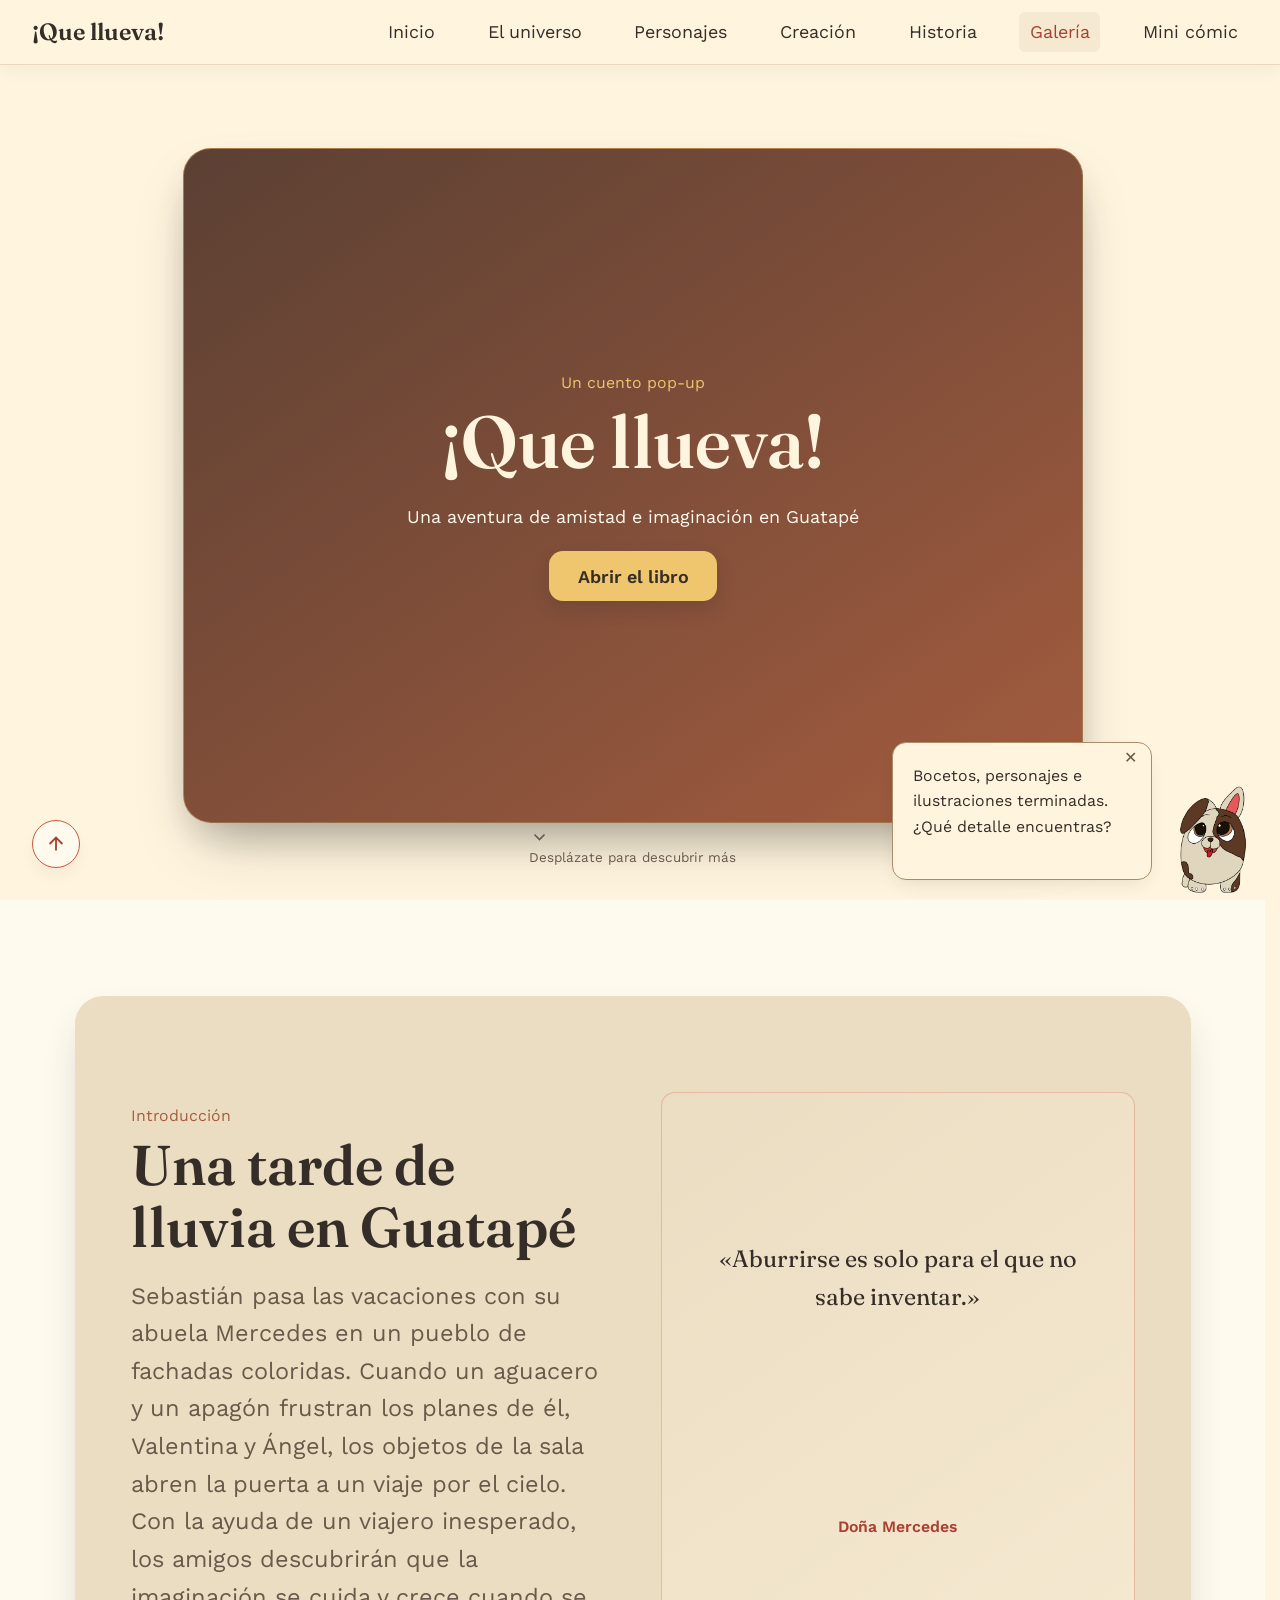
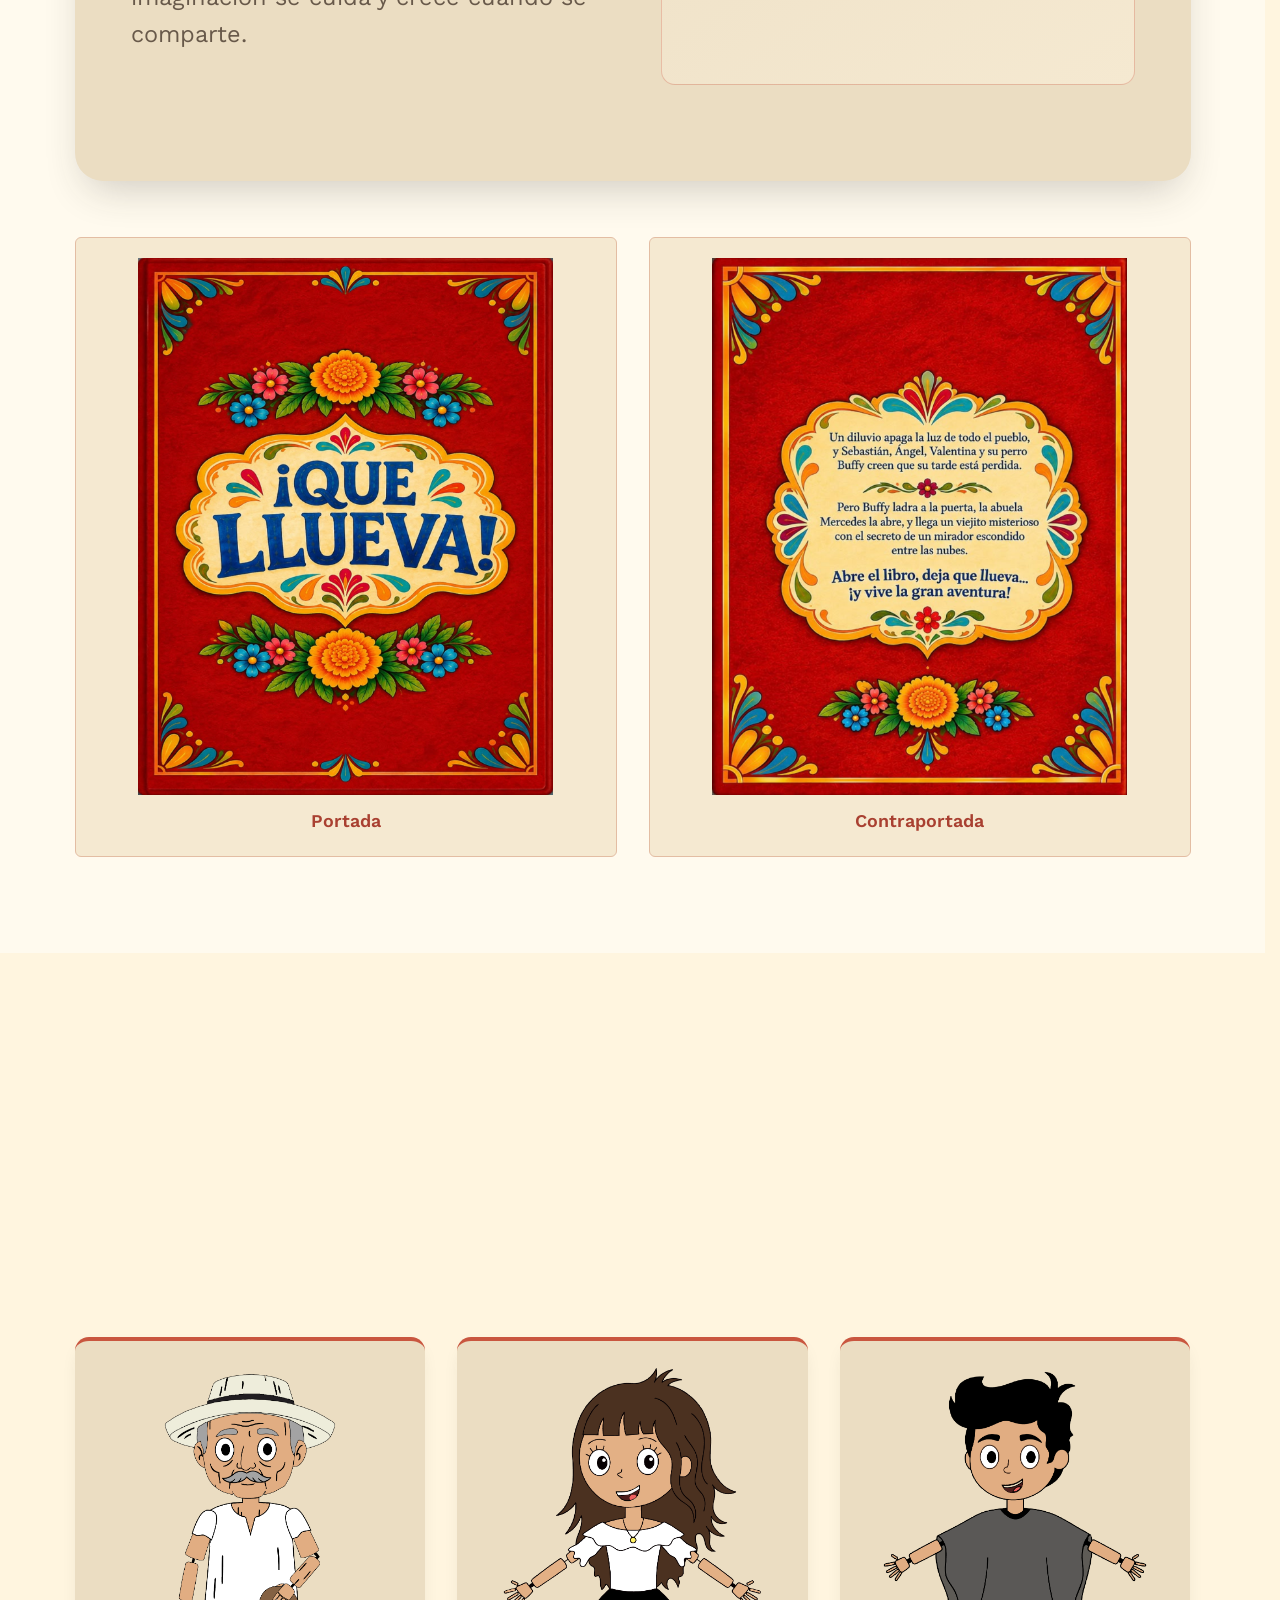
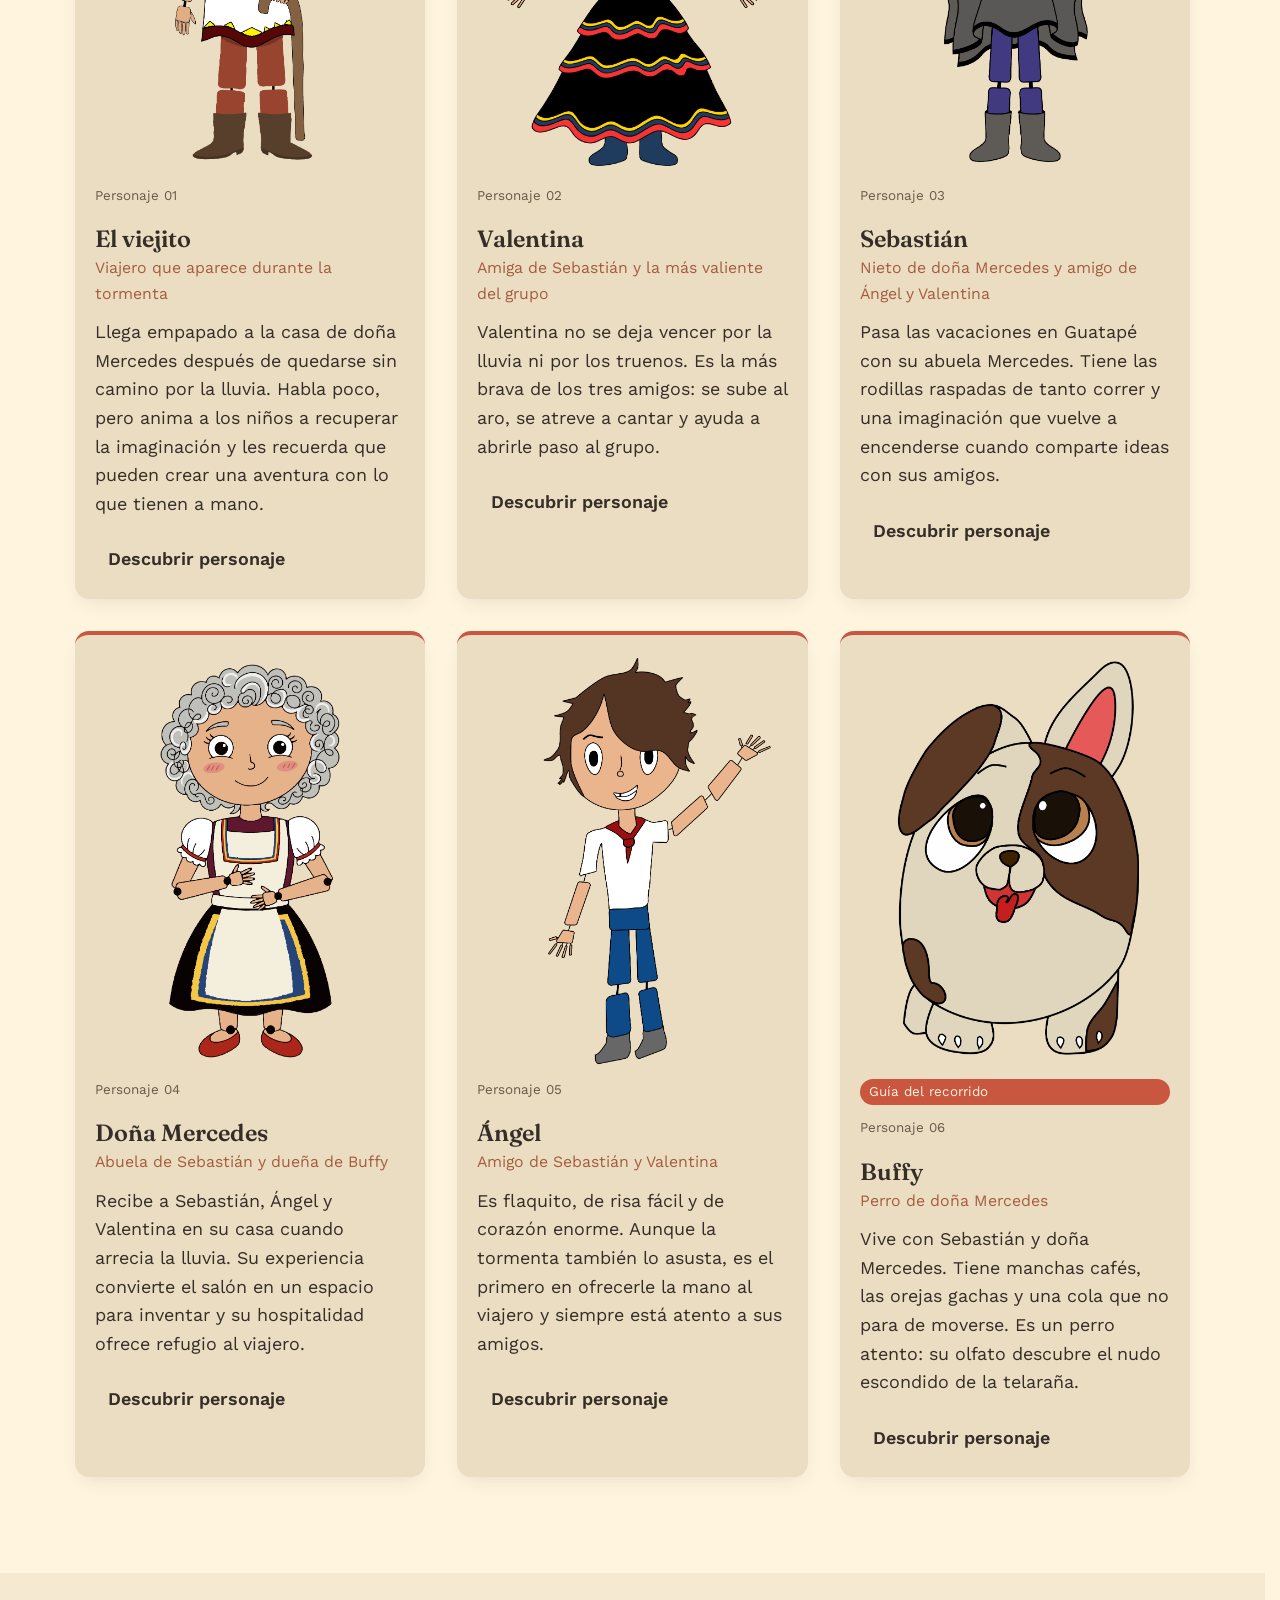
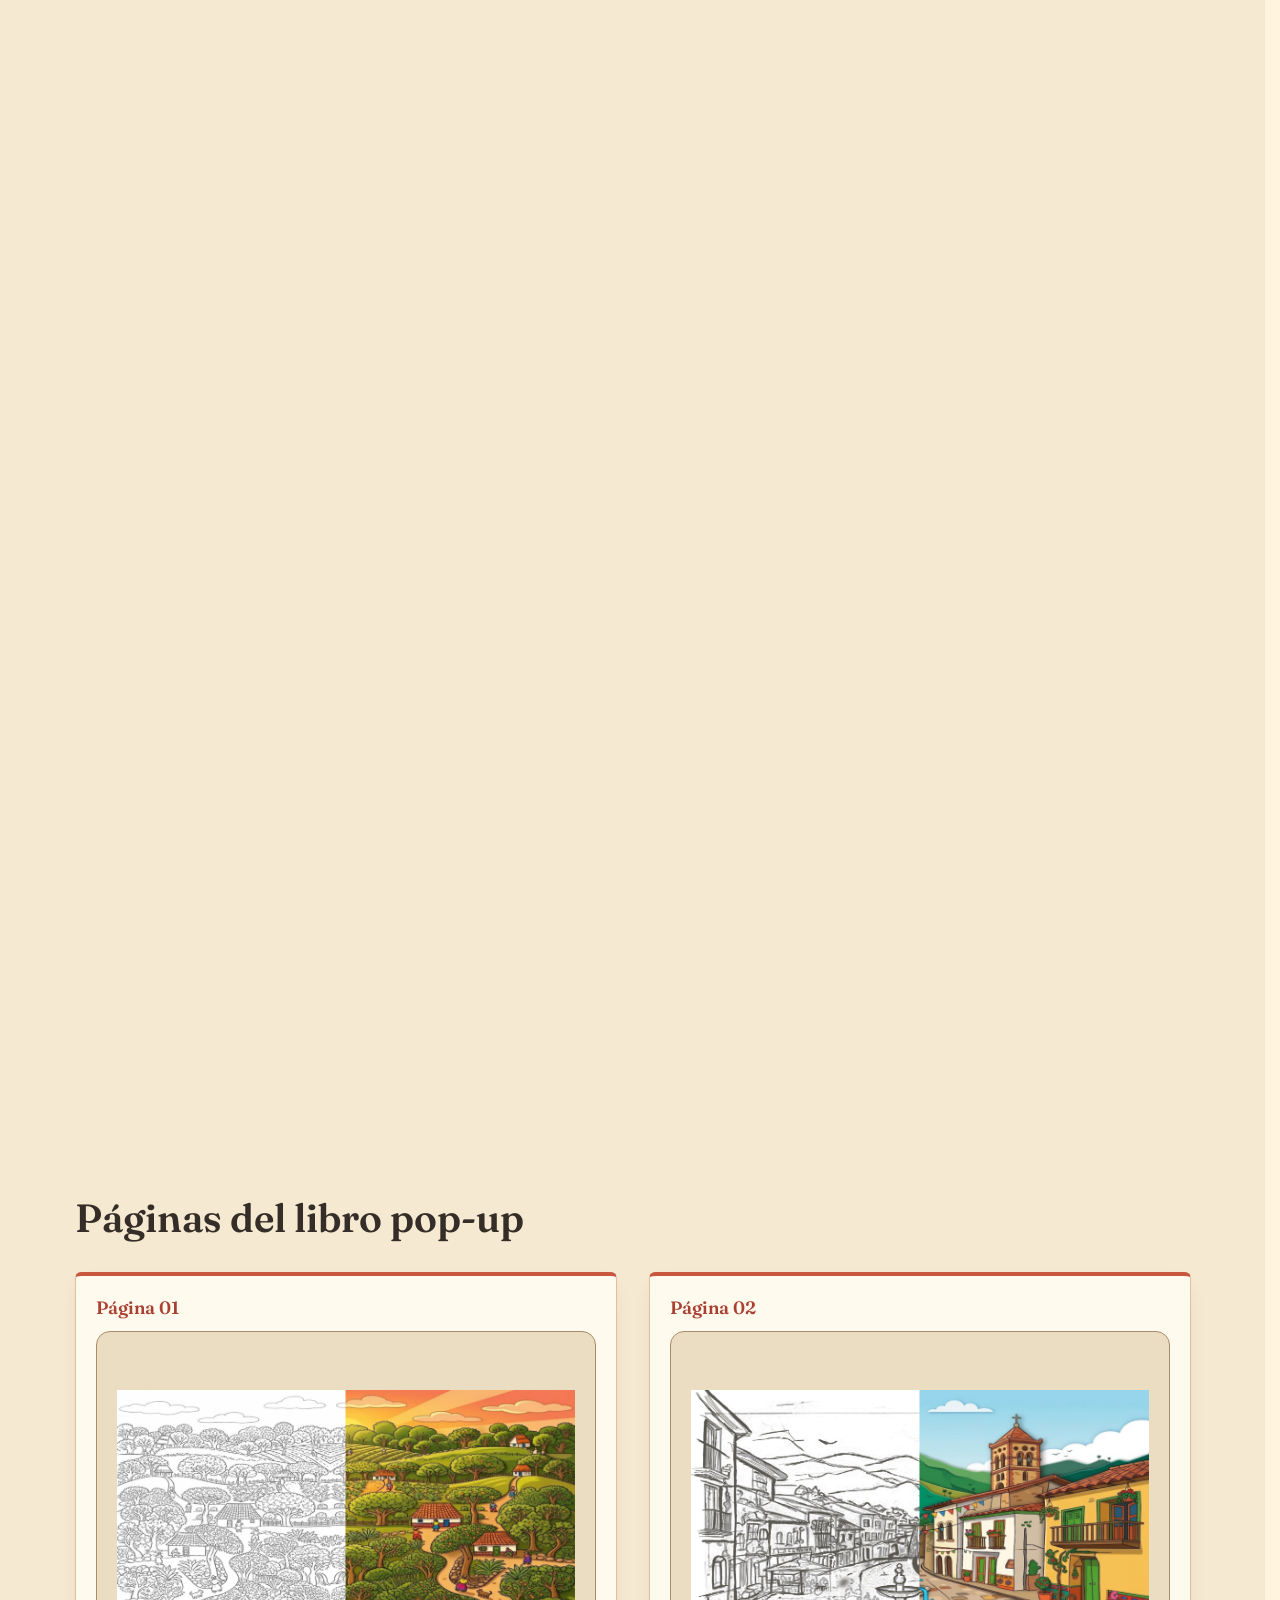
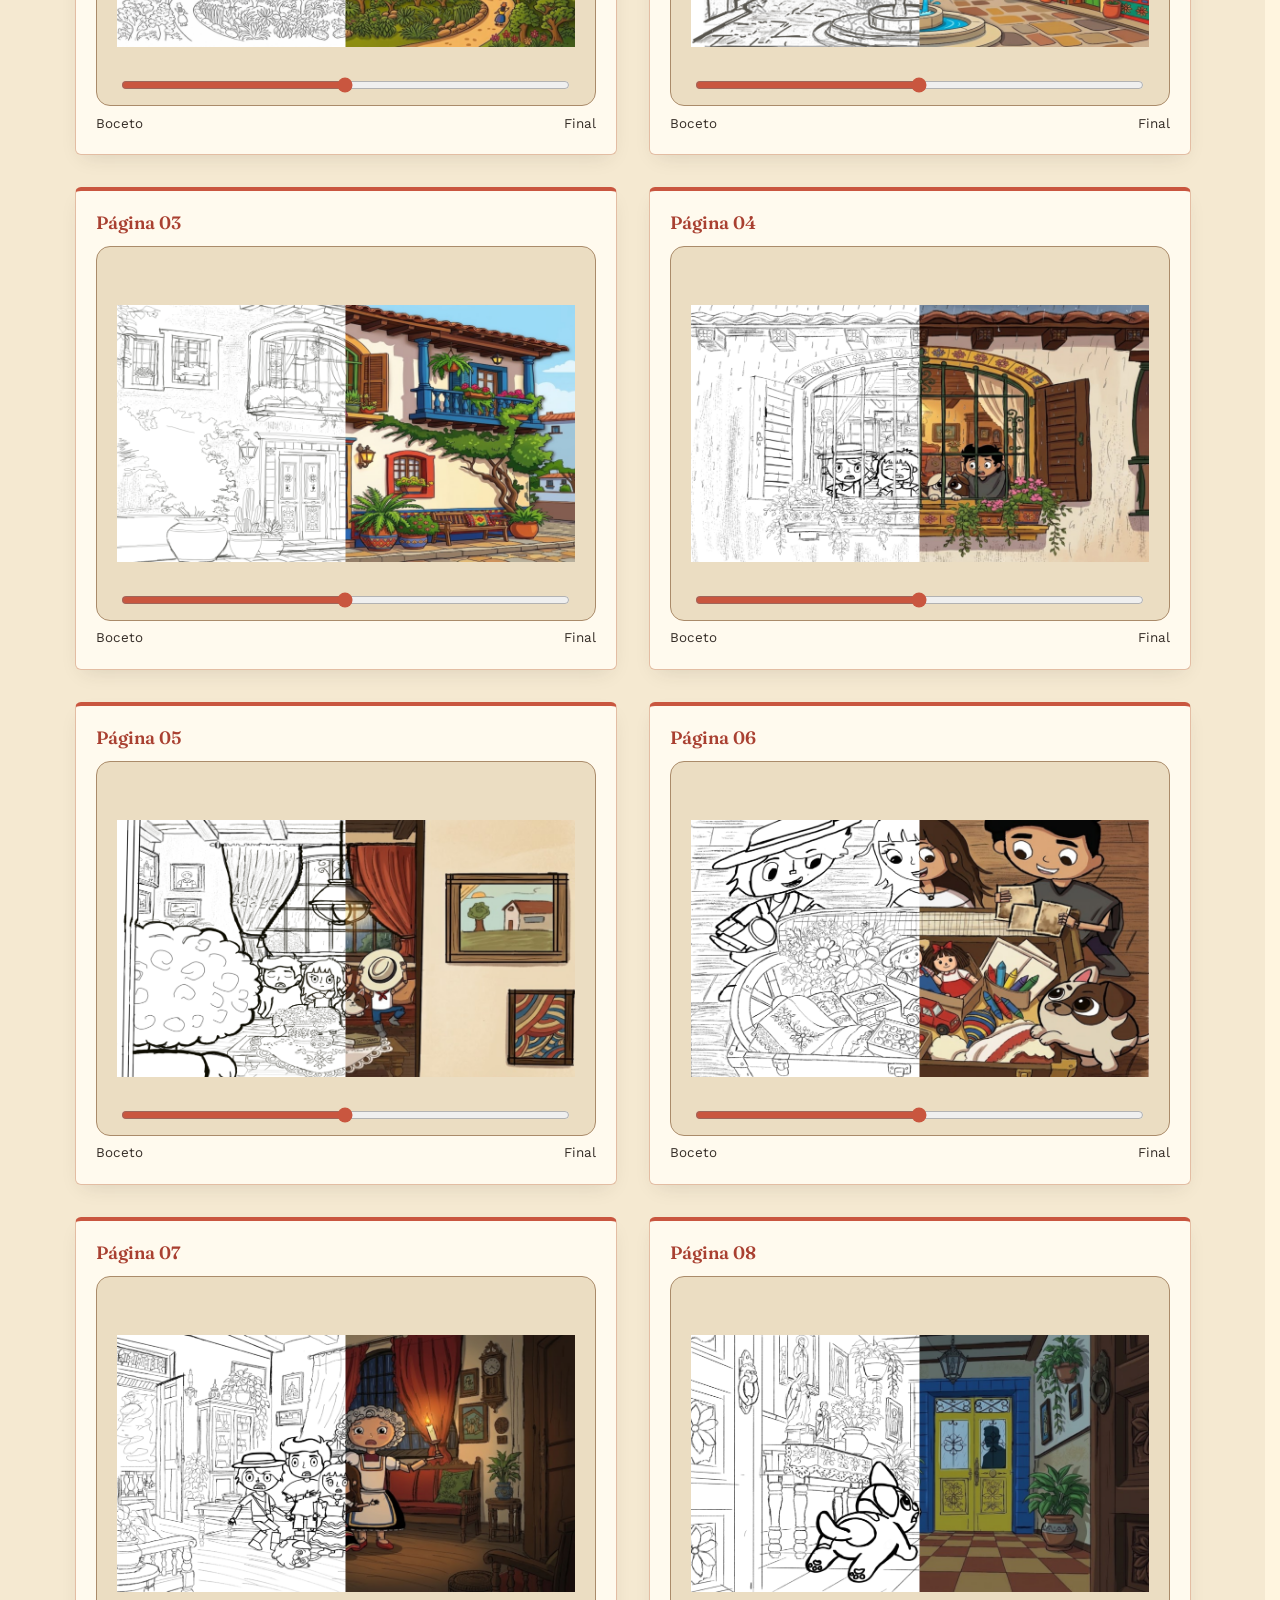
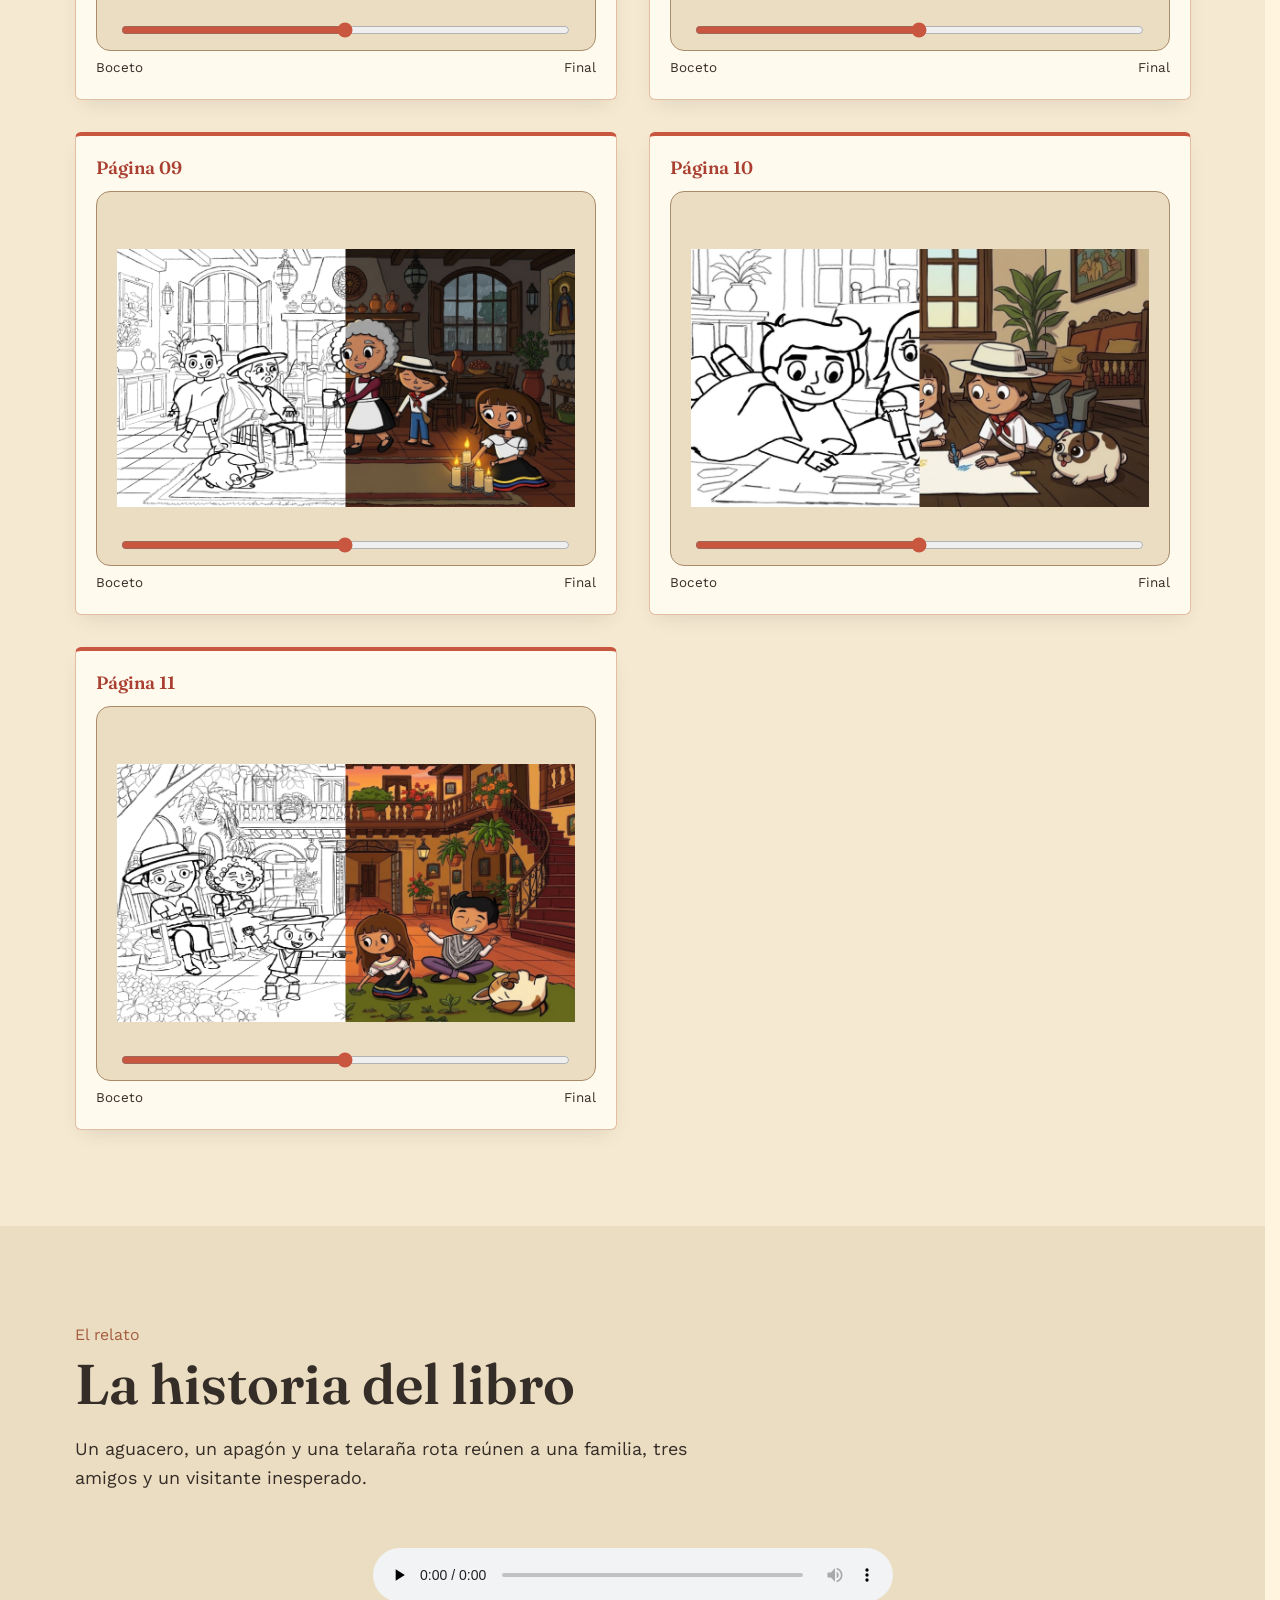
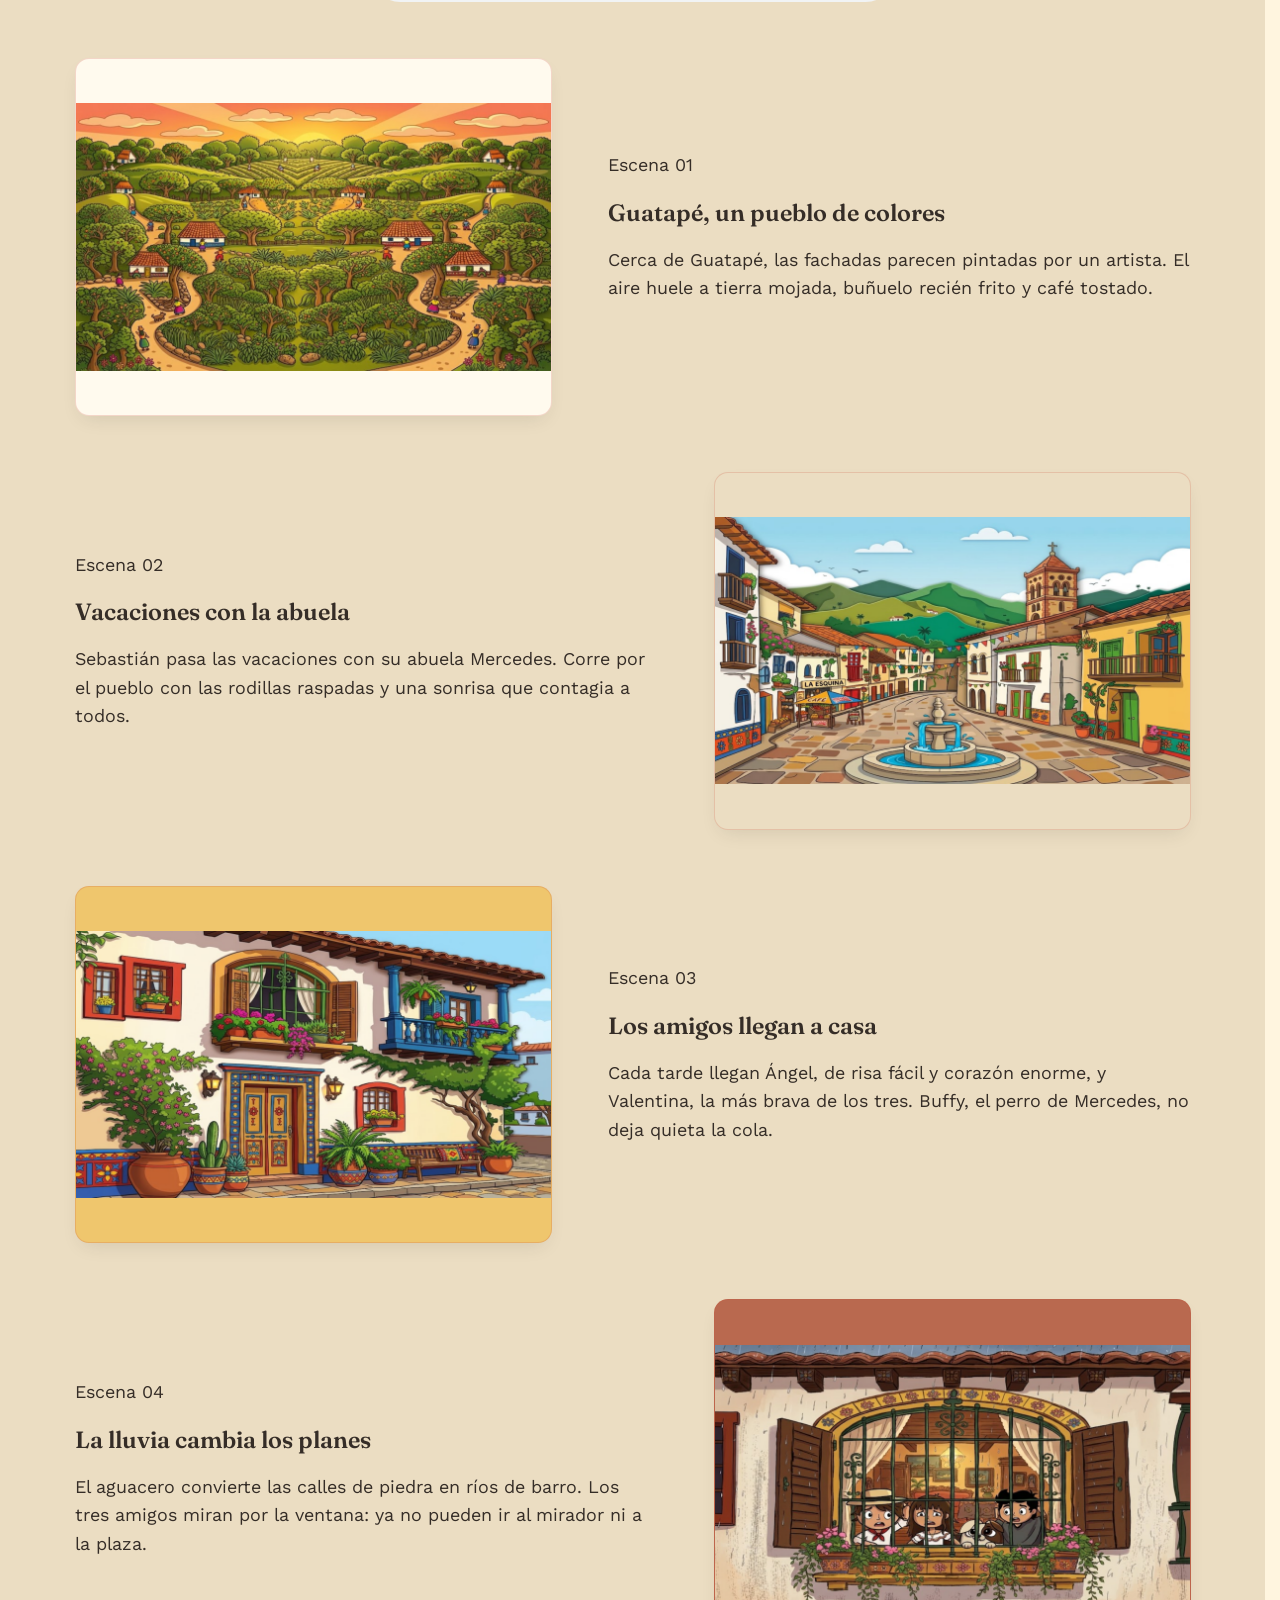
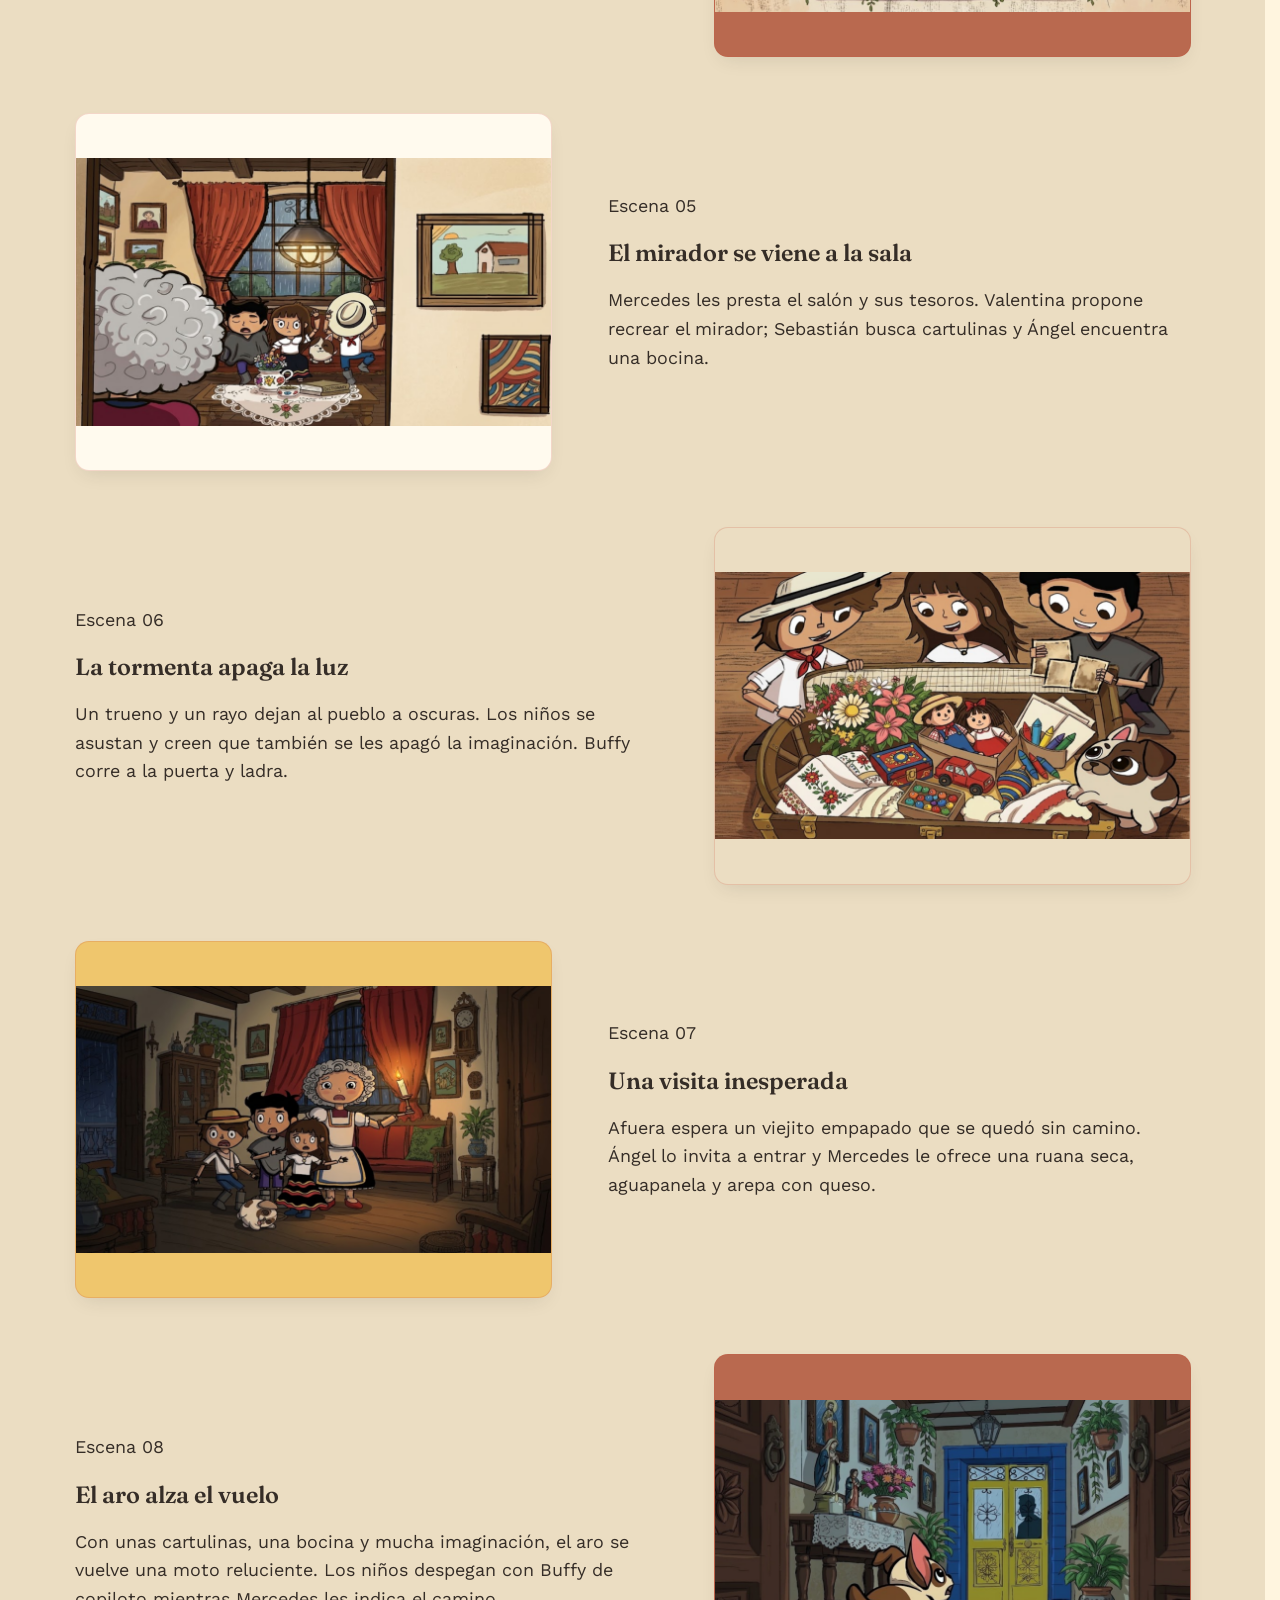
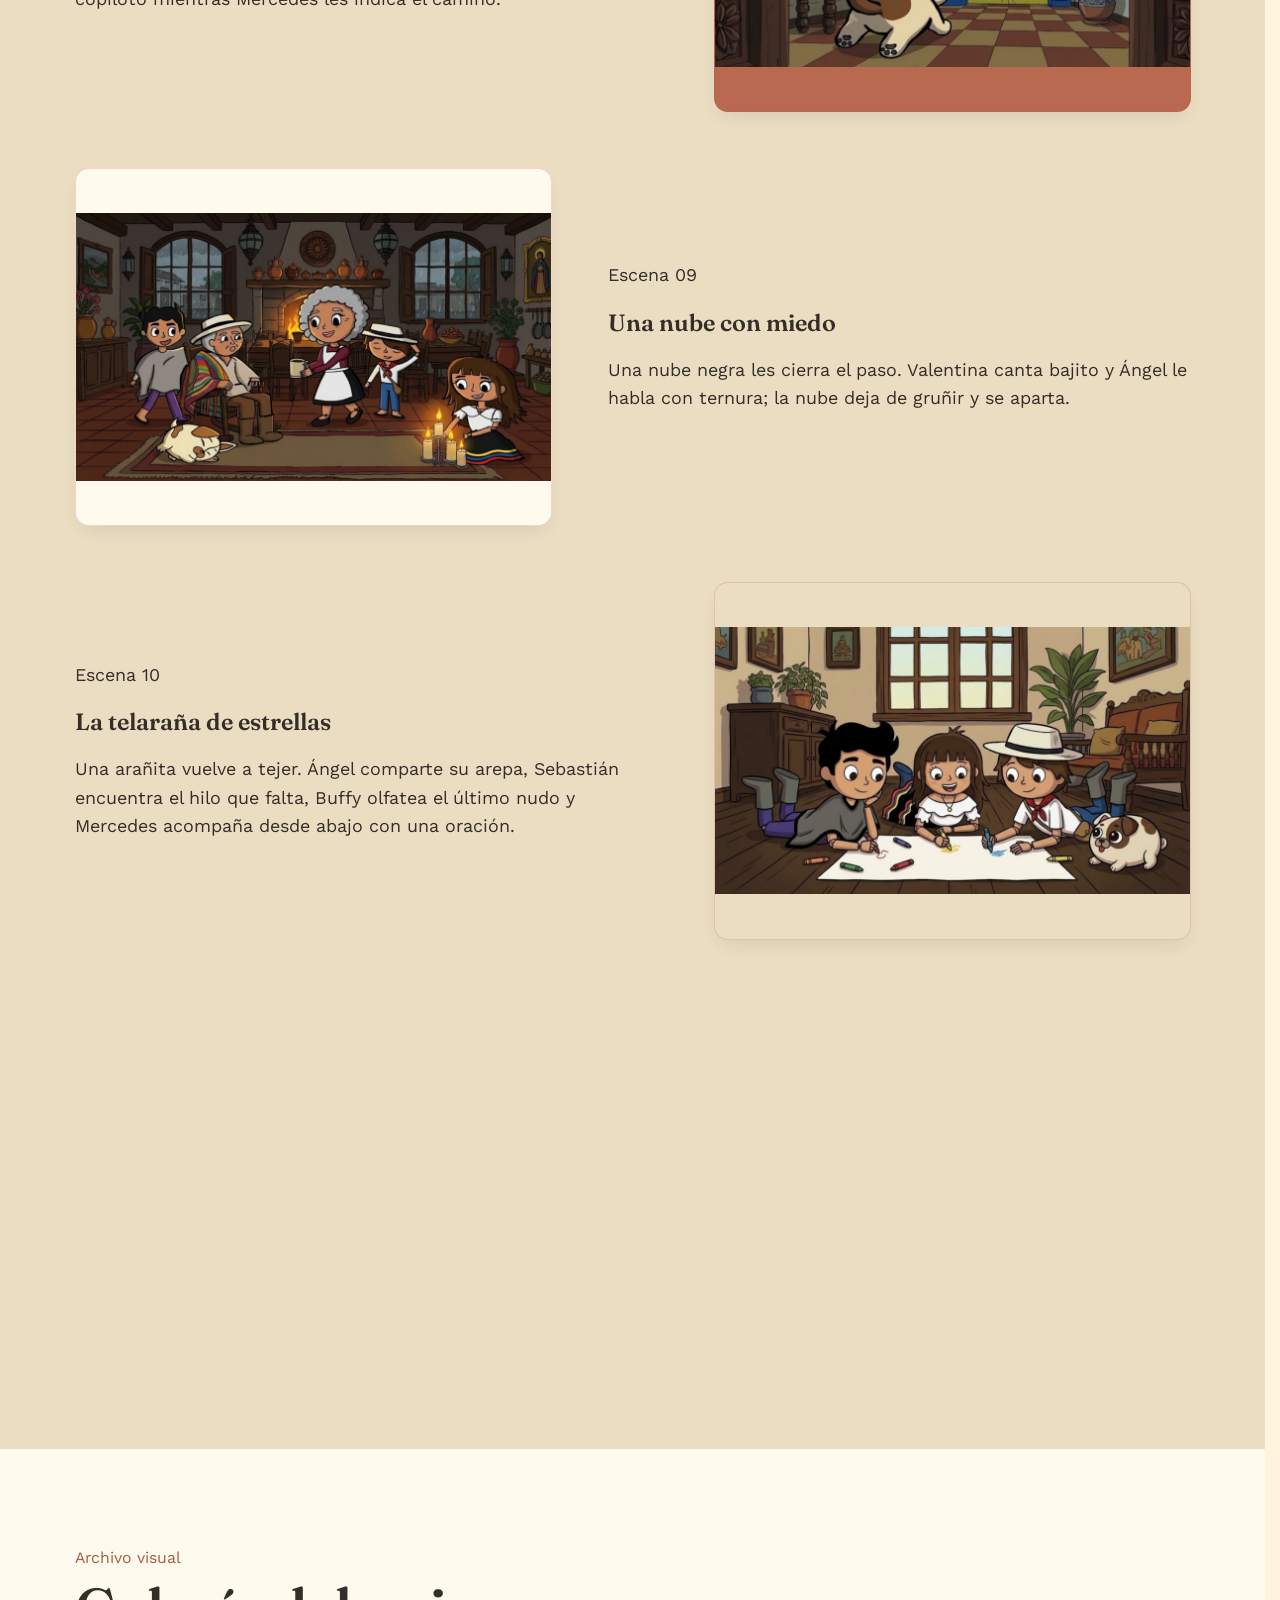
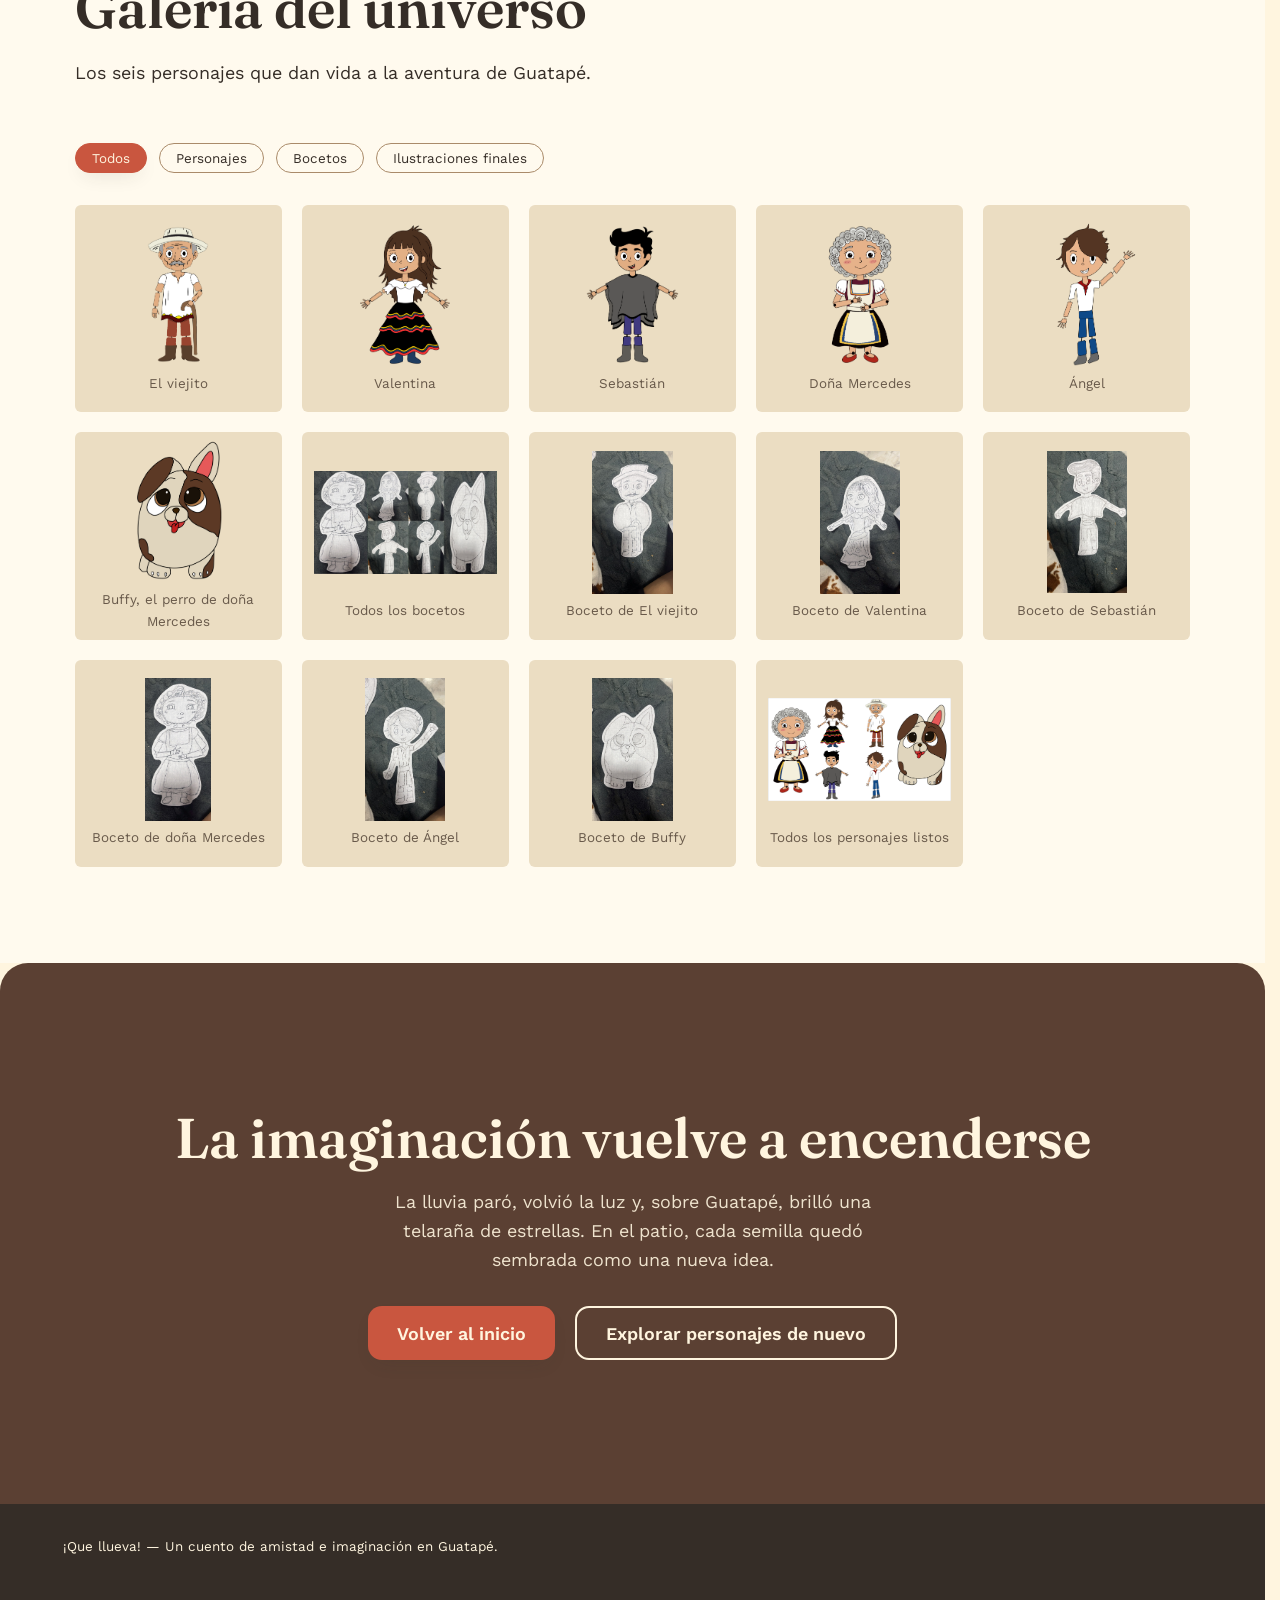
<file: index.html>
<!DOCTYPE html>
<html lang="es">
<head>
<meta charset="UTF-8">
<meta name="viewport" content="width=device-width, initial-scale=1">
<title>¡Que llueva! — Un cuento pop-up de Guatapé</title>
<meta name="description" content="Sebastián, Valentina, Ángel y Buffy convierten una tarde de lluvia en Guatapé en una aventura de imaginación y amistad.">
<link rel="preconnect" href="https://fonts.googleapis.com">
<link href="https://fonts.googleapis.com/css2?family=Fraunces:opsz,wght@9..144,400;9..144,600;9..144,700&family=Work+Sans:wght@400;500;600&display=swap" rel="stylesheet">
<link rel="stylesheet" href="css/styles.css">
</head>
<body>

<div id="reading-progress" class="progress-indicator" style="width:0%"></div>

<header class="site-nav">
  <a class="brand" href="#inicio">¡Que llueva!</a>
  <button class="nav-toggle" aria-label="Abrir menú" aria-expanded="false">☰</button>
  <nav class="nav-links" data-open="false" aria-label="Navegación principal">
    <a href="#inicio">Inicio</a>
    <a href="#introduccion">El universo</a>
    <a href="#personajes">Personajes</a>
    <a href="#creacion">Creación</a>
    <a href="#historia">Historia</a>
    <a href="#galeria">Galería</a>
    <a href="comic.html">Mini cómic</a>
  </nav>
</header>

<main>

  <!-- ============ HERO / PORTADA ============ -->
  <section class="hero" id="inicio">
    <div class="book-stage">
      <div class="book-interior">
        <div class="page-left">
          <p class="section-eyebrow">Un cuento de Guatapé</p>
          <h2 id="universo">Una tarde de lluvia se vuelve aventura</h2>
          <p>Sebastián, sus amigos Valentina y Ángel, y Buffy descubren que la imaginación no se acaba cuando se comparte.</p>
          <a class="btn btn-secondary" href="#personajes">Conoce a los personajes</a>
        </div>
        <div class="page-right">
          <div class="art" style="width:100%;aspect-ratio:3/4;">«A la lluvia no se le pelea, se le baila»<br><br>Doña Mercedes</div>
        </div>
      </div>
      <div class="book-cover">
        <div>
          <p class="section-eyebrow" style="color:var(--color-accent-soft)">Un cuento pop-up</p>
          <h1 class="hero-title">¡Que llueva!</h1>
          <p class="hero-subtitle" style="max-width:46ch;margin-inline:auto;">Una aventura de amistad e imaginación en Guatapé</p>
          <button id="open-book-btn" class="btn btn-primary" aria-expanded="false">Abrir el libro</button>
        </div>
      </div>
    </div>
    <div class="scroll-cue" aria-hidden="true">
      <svg width="20" height="20" viewBox="0 0 24 24" fill="none" stroke="currentColor" stroke-width="2"><path d="M6 9l6 6 6-6"/></svg>
      <span>Desplázate para descubrir más</span>
    </div>
  </section>

  <!-- ============ INTRODUCCIÓN AL UNIVERSO ============ -->
  <section id="introduccion" aria-labelledby="intro-title">
    <div class="section-inner">
      <div class="spread" data-reveal>
        <div>
          <p class="section-eyebrow">Introducción</p>
          <h2 id="intro-title">Una tarde de lluvia en Guatapé</h2>
          <p class="lede">Sebastián pasa las vacaciones con su abuela Mercedes en un pueblo de fachadas coloridas. Cuando un aguacero y un apagón frustran los planes de él, Valentina y Ángel, los objetos de la sala abren la puerta a un viaje por el cielo. Con la ayuda de un viajero inesperado, los amigos descubrirán que la imaginación se cuida y crece cuando se comparte.</p>
        </div>
        <div class="page-art intro-quote">«Aburrirse es solo para el que no sabe inventar.»<span>Doña Mercedes</span></div>
      </div>
      <div class="book-covers" data-reveal aria-label="Portada y contraportada del libro">
        <figure>
          <img src="assets/img/Portada.png" alt="Portada ilustrada del libro ¡Que llueva!" loading="lazy">
          <figcaption>Portada</figcaption>
        </figure>
        <figure>
          <img src="assets/img/contraportada.png" alt="Contraportada con la sinopsis de ¡Que llueva!" loading="lazy">
          <figcaption>Contraportada</figcaption>
        </figure>
      </div>
    </div>
  </section>

  <!-- ============ PERSONAJES ============ -->
  <section id="personajes" aria-labelledby="personajes-title">
    <div class="section-inner">
      <div class="section-head" data-reveal>
        <p class="section-eyebrow">Los protagonistas</p>
        <h2 id="personajes-title">Seis personajes, un mismo universo</h2>
        <p>Conoce a Sebastián, su abuela Mercedes, sus amigos Valentina y Ángel, al viajero que llega con la lluvia y a Buffy, el perro de la casa.</p>
      </div>
      <div id="characters-grid" class="characters-grid"></div>
    </div>
  </section>

  <!-- Modal de personaje -->
  <div id="character-modal" class="modal-overlay" data-visible="false" role="dialog" aria-modal="true" aria-labelledby="modal-title">
    <div class="modal-card">
      <button class="modal-close" aria-label="Cerrar">✕</button>
      <div class="modal-art"></div>
      <p class="id-tag modal-role"></p>
      <h2 id="modal-title"></h2>
      <p class="modal-description"></p>
      <h3 style="font-size:var(--fs-base)">Personalidad</h3>
      <p class="modal-personality"></p>
      <ul class="modal-traits"></ul>
      <h3 style="font-size:var(--fs-base);margin-top:var(--space-md)">En esta historia</h3>
      <div class="modal-process"></div>
    </div>
  </div>

  <!-- ============ PROCESO DE CREACIÓN ============ -->
  <section id="creacion" aria-labelledby="creacion-title">
    <div class="section-inner">
      <div class="section-head" data-reveal>
        <p class="section-eyebrow">Detrás de cada ilustración</p>
        <h2 id="creacion-title">Del boceto a la página final</h2>
        <p>Explora los montajes generales y compara cada una de las once páginas del libro pop-up.</p>
      </div>
      <div data-reveal>
        <h3 style="font-size:var(--fs-base)">Montaje de personajes</h3>
        <div class="compare-slider">
          <img class="layer before" src="assets/img/Todos_Bosetos.png" alt="Bocetos originales de los seis personajes" loading="lazy">
          <img class="layer after" src="assets/img/Todos_listos.png" alt="Ilustraciones terminadas de los seis personajes" loading="lazy">
          <label class="visually-hidden" for="character-compare">Desliza para comparar los bocetos y las ilustraciones terminadas</label>
          <input id="character-compare" type="range" min="0" max="100" value="50" aria-label="Desliza para comparar los bocetos y las ilustraciones terminadas">
        </div>
        <div class="compare-labels" aria-hidden="true"><span>Bocetos</span><span>Ilustraciones finales</span></div>
      </div>
      <div class="book-page-gallery" data-reveal>
        <h3>Páginas del libro pop-up</h3>
        <div id="book-page-comparisons" class="book-page-comparisons"></div>
      </div>
    </div>
  </section>

  <!-- ============ HISTORIA ============ -->
  <section id="historia" aria-labelledby="historia-title">
    <div class="section-inner">
      <div class="section-head" data-reveal>
        <p class="section-eyebrow">El relato</p>
        <h2 id="historia-title">La historia del libro</h2>
        <p>Un aguacero, un apagón y una telaraña rota reúnen a una familia, tres amigos y un visitante inesperado.</p>
      </div>
      <div class="story-narration" data-reveal>
        <audio id="story-audio" controls preload="none" aria-label="Narración de la historia de ¡Que llueva!">
          <source src="assets/audio/Historia.mpeg" type="audio/mpeg">
          Tu navegador no admite la reproducción de audio.
        </audio>
      </div>
      <div id="story-scenes" class="story-scenes"></div>
    </div>
  </section>

  <!-- ============ GALERÍA ============ -->
  <section id="galeria" aria-labelledby="galeria-title">
    <div class="section-inner">
      <div class="section-head" data-reveal>
        <p class="section-eyebrow">Archivo visual</p>
        <h2 id="galeria-title">Galería del universo</h2>
        <p>Los seis personajes que dan vida a la aventura de Guatapé.</p>
      </div>
      <div id="gallery-filters" class="gallery-filters" role="group" aria-label="Filtrar galería por categoría"></div>
      <div id="gallery-grid" class="gallery-grid"></div>
    </div>
  </section>

  <!-- ============ CIERRE ============ -->
  <section id="cierre" class="closing" aria-labelledby="cierre-title">
    <h2 id="cierre-title">La imaginación vuelve a encenderse</h2>
    <p style="max-width:50ch;margin-inline:auto;opacity:.9">La lluvia paró, volvió la luz y, sobre Guatapé, brilló una telaraña de estrellas. En el patio, cada semilla quedó sembrada como una nueva idea.</p>
    <div class="closing-actions">
      <button class="btn btn-primary" data-scroll-to="#inicio">Volver al inicio</button>
      <button class="btn btn-secondary" style="border-color:var(--color-paper);color:var(--color-paper)" data-scroll-to="#personajes">Explorar personajes de nuevo</button>
    </div>
  </section>

</main>

<footer class="site-footer">
  <p>¡Que llueva! — Un cuento de amistad e imaginación en Guatapé.</p>
</footer>

<!-- ============ GUÍA: EL PERRO ============ -->
<div class="dog-guide">
  <div class="dog-bubble" data-visible="false" role="status" aria-live="polite">
    <button class="dog-bubble-close" aria-label="Cerrar mensaje">✕</button>
    <p class="dog-bubble-text"></p>
  </div>
  <button class="dog-avatar-btn" data-state="idle" aria-label="Abrir la guía del recorrido">
    <img src="assets/img/buffy_info.png" alt="">
  </button>
</div>

<button class="back-to-top" type="button" data-scroll-to="#inicio" aria-label="Volver al inicio" title="Volver al inicio">
  <svg aria-hidden="true" width="22" height="22" viewBox="0 0 24 24" fill="none" stroke="currentColor" stroke-width="2"><path d="M12 19V5M5 12l7-7 7 7"/></svg>
</button>

<script src="js/data.js"></script>
<script src="js/dog-guide.js"></script>
<script src="js/navigation.js"></script>
<script src="js/characters.js"></script>
<script src="js/main.js"></script>
</body>
</html>
</file>
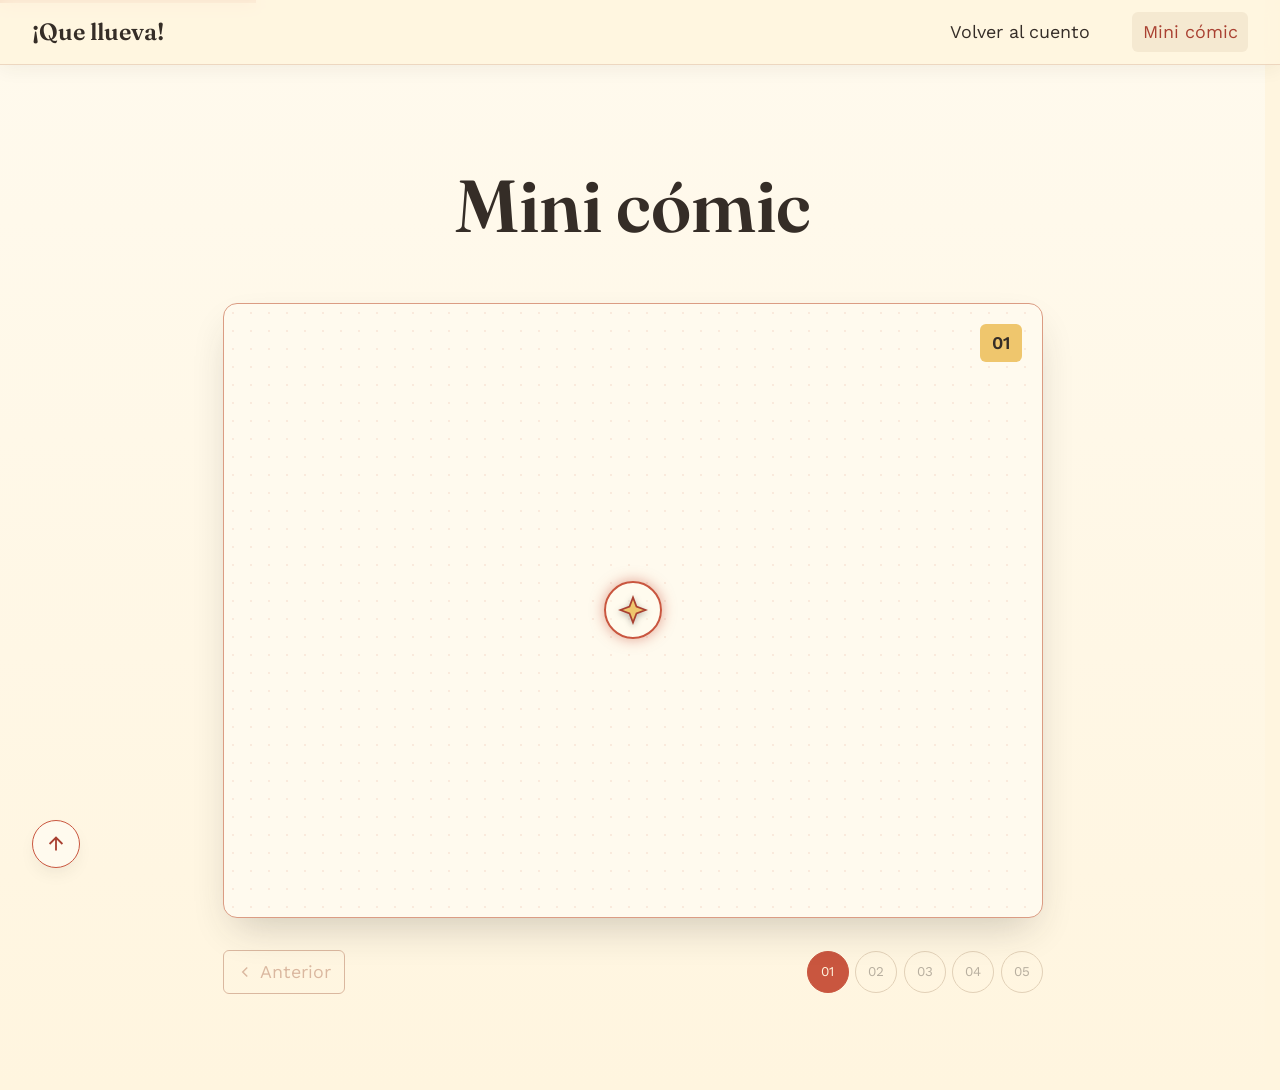
<file: comic.html>
<!DOCTYPE html>
<html lang="es">
<head>
<meta charset="UTF-8">
<meta name="viewport" content="width=device-width, initial-scale=1">
<title>Mini cómic — ¡Que llueva!</title>
<meta name="description" content="Un espacio interactivo para leer una nueva aventura ilustrada de ¡Que llueva!">
<link rel="preconnect" href="https://fonts.googleapis.com">
<link href="https://fonts.googleapis.com/css2?family=Fraunces:opsz,wght@9..144,400;9..144,600;9..144,700&family=Work+Sans:wght@400;500;600&display=swap" rel="stylesheet">
<link rel="stylesheet" href="css/styles.css">
<link rel="stylesheet" href="css/comic.css">
</head>
<body class="comic-page">
<div id="comic-progress" class="progress-indicator" style="width:20%"></div>

<header class="site-nav">
  <a class="brand" href="index.html">¡Que llueva!</a>
  <button class="nav-toggle" aria-label="Abrir menú" aria-expanded="false">☰</button>
  <nav class="nav-links" data-open="false" aria-label="Navegación principal">
    <a href="index.html">Volver al cuento</a>
    <a href="#comic-reader" aria-current="true">Mini cómic</a>
  </nav>
</header>

<main id="comic-reader" class="comic-reader">
  <div class="comic-inner">
    <header class="comic-heading">
      <h1>Mini cómic</h1>
    </header>

    <section class="comic-sequence" aria-label="Lector interactivo de mini cómic">
      <div id="comic-frame" class="comic-frame" role="group" aria-label="Viñeta del mini cómic">
        <div id="comic-art" class="comic-art"></div>
        <span id="comic-page-number" class="comic-page-number"></span>
      </div>
      <div class="comic-controls">
        <button id="comic-previous" class="comic-control" type="button" aria-label="Página anterior">
          <svg aria-hidden="true" width="18" height="18" viewBox="0 0 24 24" fill="none" stroke="currentColor" stroke-width="2"><path d="m15 18-6-6 6-6"/></svg>
          <span>Anterior</span>
        </button>
        <div id="comic-page-list" class="comic-page-list" role="group" aria-label="Volver a páginas anteriores"></div>
      </div>
      <p id="comic-status" class="comic-status visually-hidden" role="status" aria-live="polite"></p>
    </section>
  </div>
</main>

<button class="back-to-top" type="button" data-scroll-to="#comic-reader" aria-label="Volver arriba" title="Volver arriba">
  <svg aria-hidden="true" width="22" height="22" viewBox="0 0 24 24" fill="none" stroke="currentColor" stroke-width="2"><path d="M12 19V5M5 12l7-7 7 7"/></svg>
</button>

<script src="js/data.js"></script>
<script src="js/navigation.js"></script>
<script src="js/comic.js"></script>
</body>
</html>
</file>
<file: css/styles.css>
/* styles.css — Punto de entrada único de estilos.
   Importa los módulos en el orden correcto. */
@import url("variables.css");
@import url("base.css");
@import url("layout.css");
@import url("components.css");
@import url("animations.css");
@import url("responsive.css");
</file>
<file: css/comic.css>
/* Lector del mini cómic */
.comic-page { min-height: 100vh; background: var(--color-paper); }
.comic-reader {
  min-height: 100svh;
  padding: calc(70px + var(--space-xl)) var(--space-md) var(--space-xl);
  background: linear-gradient(180deg, var(--color-paper-light), var(--color-paper));
}
.comic-inner { width: min(820px, 100%); margin-inline: auto; }
.comic-heading { text-align: center; margin: 0 auto var(--space-lg); }
.comic-heading h1 { margin-bottom: var(--space-xs); }
.comic-heading .section-eyebrow { color: var(--color-accent-dark); }
.comic-sequence { width: 100%; }
.comic-frame {
  position: relative;
  display: block;
  isolation: isolate;
  width: 100%;
  aspect-ratio: 4 / 3;
  overflow: hidden;
  padding: 0;
  border: 1px solid color-mix(in srgb, var(--color-accent) 48%, var(--color-paper-dark));
  border-radius: var(--radius-medium);
  background: var(--color-paper-light);
  box-shadow: var(--shadow-paper);
  cursor: default;
}
.comic-frame::before {
  position: absolute;
  z-index: 0;
  inset: 0;
  content: "";
  background-image: radial-gradient(color-mix(in srgb, var(--color-accent) 30%, transparent) 0.75px, transparent 0.75px);
  background-size: 18px 18px;
  opacity: 0.34;
  pointer-events: none;
}
.comic-art { position: absolute; z-index: 1; inset: 0; display: grid; place-items: center; pointer-events: none; }
.comic-art img { width: 100%; height: 100%; object-fit: contain; }
.comic-caption {
  position: absolute;
  inset: auto 0 0;
  max-width: none;
  margin: 0;
  padding: var(--space-sm);
  background: color-mix(in srgb, var(--color-paper) 94%, transparent);
  color: var(--color-ink);
  text-align: center;
}
.comic-page-number {
  position: absolute;
  z-index: 2;
  top: var(--space-sm);
  right: var(--space-sm);
  min-width: 42px;
  padding: 0.3rem 0.55rem;
  border-radius: var(--radius-small);
  background: var(--color-accent-soft);
  color: var(--color-ink);
  font-weight: 600;
  text-align: center;
}
.comic-hotspot {
  position: absolute;
  z-index: 4;
  display: grid;
  place-items: center;
  left: var(--hotspot-x, 50%);
  top: var(--hotspot-y, 50%);
  width: 68px;
  height: 68px;
  padding: 0;
  border: 0;
  border-radius: 50%;
  background: transparent;
  color: var(--color-accent-dark);
  cursor: pointer;
  touch-action: manipulation;
  transform: translate(-50%, -50%);
}
.comic-hotspot::before {
  position: absolute;
  inset: 5px;
  border: 2px solid var(--color-accent);
  border-radius: 50%;
  background: color-mix(in srgb, var(--color-paper-light) 30%, transparent);
  box-shadow: 0 0 14px color-mix(in srgb, var(--color-accent) 55%, transparent);
  content: "";
  animation: comic-hotspot-pulse 1.5s ease-out infinite;
}
.comic-hotspot svg {
  position: relative;
  z-index: 1;
  width: 30px;
  height: 30px;
  fill: var(--color-accent-soft);
  stroke: var(--color-accent-dark);
  stroke-width: 1.8;
  filter: drop-shadow(0 2px 3px rgba(53, 45, 39, 0.34));
  transition: transform var(--transition-fast), fill var(--transition-fast), stroke var(--transition-fast);
}
.comic-hotspot:hover svg { transform: scale(1.2) rotate(12deg); }
.comic-hotspot:active svg { transform: scale(0.86); }
.comic-hotspot.is-found::before { animation: comic-hotspot-found 460ms ease-out forwards; }
.comic-hotspot.is-found svg { fill: var(--color-tertiary); stroke: var(--color-paper-light); }
.comic-frame.is-complete .comic-hotspot::before { animation: none; opacity: 0.4; }
@keyframes comic-hotspot-pulse {
  0% { transform: scale(0.62); opacity: 0.95; }
  75%, 100% { transform: scale(1.48); opacity: 0; }
}
@keyframes comic-hotspot-found {
  0% { transform: scale(0.9); opacity: 1; background: color-mix(in srgb, var(--color-accent) 44%, transparent); }
  100% { transform: scale(1.65); opacity: 0; background: color-mix(in srgb, var(--color-tertiary) 48%, transparent); }
}
.comic-status { margin: var(--space-xs) auto 0; text-align: center; font-size: var(--fs-sm); color: var(--color-text-muted); }
.comic-controls {
  display: grid;
  grid-template-columns: auto 1fr;
  align-items: center;
  gap: var(--space-sm);
  margin-top: var(--space-md);
}
.comic-control {
  display: inline-flex;
  align-items: center;
  justify-content: center;
  gap: 0.35rem;
  width: fit-content;
  min-height: 44px;
  padding: 0.5rem 0.8rem;
  border: 1px solid var(--color-secondary);
  border-radius: var(--radius-small);
  color: var(--color-secondary);
  transition: background-color var(--transition-fast), color var(--transition-fast), transform var(--transition-fast);
}
.comic-control:hover:not(:disabled) { background: var(--color-secondary); color: var(--color-paper); transform: translateY(-2px); }
.comic-control:disabled { opacity: 0.4; cursor: not-allowed; }
.comic-page-list { display: flex; justify-content: flex-end; gap: var(--space-2xs); }
.comic-page-button {
  width: 42px;
  height: 42px;
  border: 1px solid var(--color-placeholder-border);
  border-radius: 50%;
  color: var(--color-ink);
  font-size: var(--fs-xs);
  transition: background-color var(--transition-fast), color var(--transition-fast), border-color var(--transition-fast), transform var(--transition-fast);
}
.comic-page-button:hover { border-color: var(--color-accent); transform: translateY(-2px); }
.comic-page-button[aria-current="page"] { border-color: var(--color-accent); background: var(--color-accent); color: var(--color-paper); }
.comic-page-button:disabled { opacity: 0.35; cursor: not-allowed; }
.comic-page-button:disabled:hover { transform: none; }
.comic-frame.is-changing .comic-art { animation: comic-page-change 420ms cubic-bezier(.22,.61,.36,1); }
@keyframes comic-page-change {
  from { opacity: 0.3; transform: translateY(12px) scale(0.985); }
  to { opacity: 1; transform: translateY(0) scale(1); }
}

@media (max-width: 640px) {
  .comic-reader { padding: calc(64px + var(--space-lg)) var(--space-sm) var(--space-xl); }
  .comic-heading { margin-bottom: var(--space-md); }
  .comic-controls { grid-template-columns: 1fr 1fr; gap: var(--space-xs); }
  .comic-page-list { grid-column: 1 / -1; grid-row: 1; }
  .comic-control { grid-row: 2; }
  .comic-control:first-child { justify-self: start; }
  .comic-page-button { width: 38px; height: 38px; }
  .comic-hotspot { width: 58px; height: 58px; }
  .comic-hotspot svg { width: 26px; height: 26px; }
}

@media (prefers-reduced-motion: reduce) {
  .comic-frame.is-changing .comic-art { animation: none; }
  .comic-hotspot::before { animation: none; opacity: 0.6; }
  .comic-hotspot.is-found::before { animation: none; }
}
</file>
